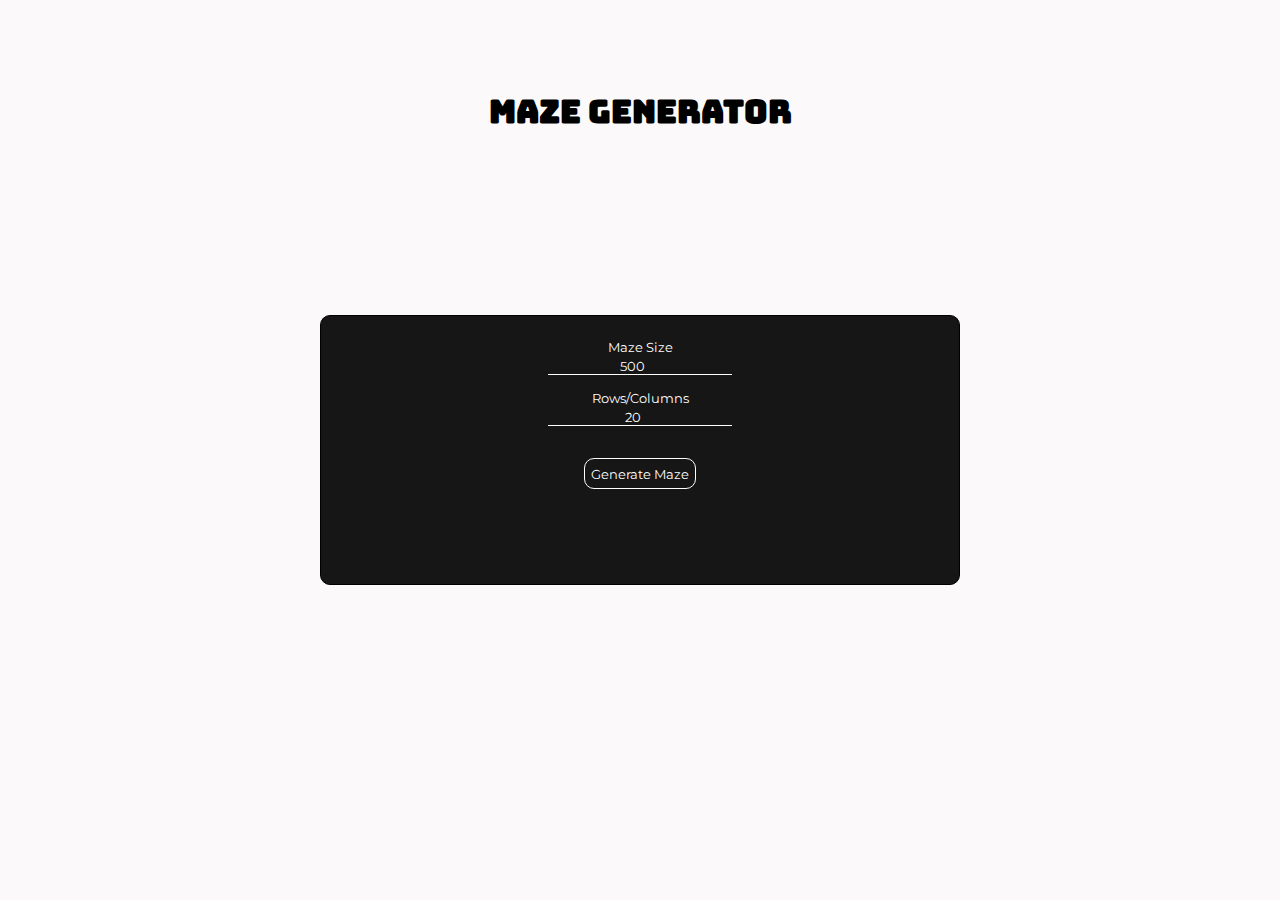
<file: DFS_Maze-Generator/index.html>
<!DOCTYPE html>
<html lang="en">
  <head>
    <meta charset="UTF-8" />
    <link href="https://fonts.googleapis.com/css2?family=Bungee+Inline&display=swap" rel="stylesheet">
    <link href="https://fonts.googleapis.com/css2?family=Montserrat:wght@500&display=swap" rel="stylesheet">
    <link rel="stylesheet" href="style.css" />
    <meta name="viewport" content="width=device-width, initial-scale=1.0" />
    <title>Kabir's Maze</title>
  </head>
  <body>

    <h1 class="title">Maze Generator</h1>

    <div class="complete">
      <h3>Maze Completed.</h3>
      <button class="replay" id="submit">Play again</button>
      <button class="close" id="submit">Close</button>
    </div>
    
      <form id="settings" action="">
        <p>Maze Size</p>
        <input id="size" type="number" value="500"/></br>
        <p>Rows/Columns</p>
        <input id="number" type="number" value="20" /></br>
        <input id="submit" type="submit" value="Generate Maze">
      </form>
  
    <canvas class="maze"></canvas>

    <script src="maze.js"></script>
    <script src="settings.js"></script>
  </body>
</html>
</file>
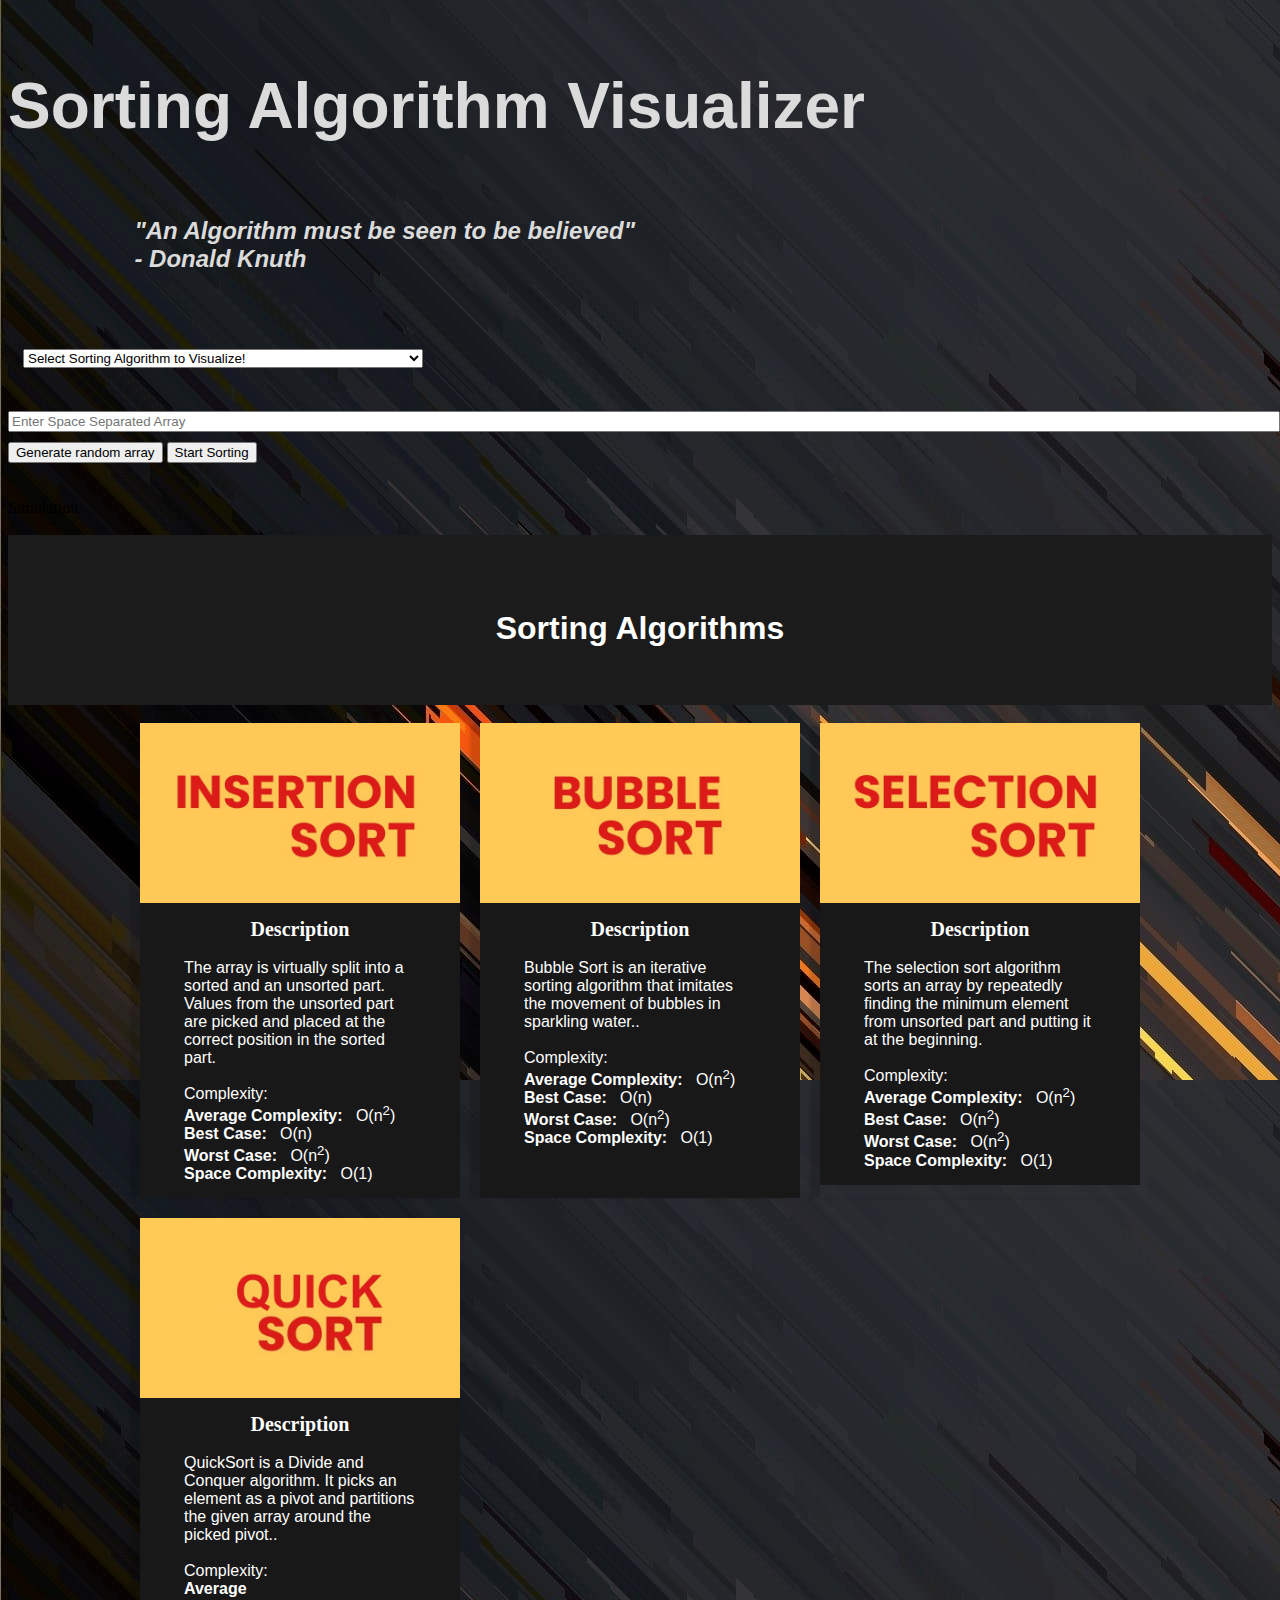
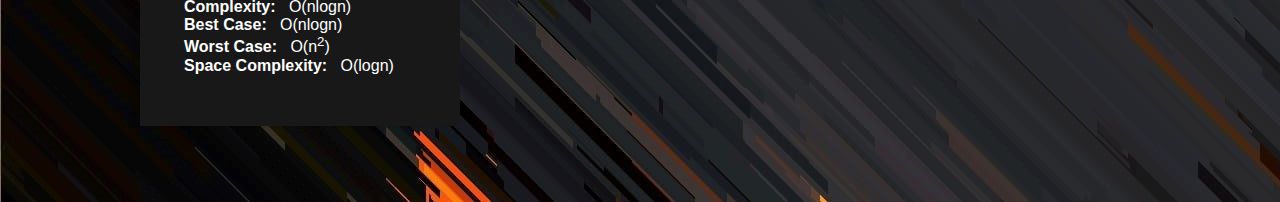
<file: Sorting-Visualizer/index.html>
<!DOCTYPE html>
<html>

<head>
    <link rel="stylesheet" href="style.css">
    <link href="https://cdn.jsdelivr.net/npm/bootstrap@5.0.2/dist/css/bootstrap.min.css"  rel="stylesheet"
    integrity="sha384-EVSTQN3/azprG1Anm3QDgpJLIm9Nao0Yz1ztcQTwFspd3yD65VohhpuuCOmLASjC" crossorigin="anonymous">
</head>
<title>Sorting Visualizer</title>

<body background="">
    <div class="container">
        <br>
        <h1 class="heading text-center" style="font-family: 'Russo One', sans-serif; color: rgb(219, 219, 219); ">Sorting Algorithm Visualizer<br><br>
        <i><p class="text-center">"An Algorithm must be seen to be believed"<br><p class="text-center">- Donald Knuth</p> </p></i>
        </h1><br>
        <div class=" display-inline box" style="color: aliceblue; font-family: 'Poppins', sans-serif;padding: 15px;">
        <meta name="viewport" content="width=device-width, initial-scale=1.0">
            <select class="form-select" style="width: 400px;" name="algo" id="sortingAlgo">
                <option value="insertion">Select Sorting Algorithm to Visualize!</option>
                <option value="insertion">Insertion Sort</option>
                <option value="selection">Selection Sort</option>
                <option value="bubble">Bubble Sort</option>
                <option value="bubble">Quick Sort</option>
            </select>
        </div>
        <br>


        <div class="input-group mb-3">
            <input type="text" id="array" placeholder="Enter Space Separated Array" class="form-control"
                aria-label="Default" aria-describedby="inputGroup-sizing-default">
        </div>

        <button onclick="generateArray()" class="btn btn-outline-primary">Generate random array</button>

        <button onclick="validate()" type="button" class="btn btn-dark">Start Sorting</button>
    </div>
<br><br>
            <div class="text-center">
            <div class="card">
                <div class="card-header" >
                    Simulation
                </div>
                <div>
                    <div class="numbers">

                    </div>
                </div>
            </div>
        </div>
        
        <div data-aos="fade-left" data-aos-duration="1500" class="skills">
            <div  class="programming"><br>
                <br><br><h1 style="font-family: 'Russo One', sans-serif;">Sorting Algorithms</h1><br><br>
            </div>
        </div>


        <section class="s1">
            <div class="main-container"><br>
                <div data-aos="zoom-in" data-aos-duration="1500" class="post-wrapper">
                    <div class="post">
                        <img class="thumbnail" src="textures/insertion.jpg">
                        <div class="post-preview">
                            <h6 class="post-title">Description</h6><br>
                            <p class="post-intro">The array is virtually split into a sorted and an unsorted part. Values from the unsorted part are picked and placed at the correct position in the sorted part.<br><br>
                                Complexity:<br>
                                <b>Average Complexity:</b>&nbsp;&nbsp;&nbsp;O(n<sup>2</sup>)<br>
                                <b>Best Case:</b>&nbsp;&nbsp;&nbsp;O(n)<br>
                                <b>Worst Case:</b>&nbsp;&nbsp;&nbsp;O(n<sup>2</sup>)<br>
                                <b>Space Complexity:&nbsp;&nbsp;&nbsp;</b>O(1)<br>
                            </p>
                        </div>
                    </div>
                    <div class="post">
                        <img class="thumbnail" src="textures/bubble.jpg">
                        <div class="post-preview">
                            <h6 class="post-title">Description</h6><br>
                            <p class="post-intro"> Bubble Sort is an iterative sorting algorithm that imitates the movement of bubbles in sparkling water..<br><br>
                                Complexity:
                                <br>
                                <b>Average Complexity:</b>&nbsp;&nbsp;&nbsp;O(n<sup>2</sup>)<br>
                                <b>Best Case:</b>&nbsp;&nbsp;&nbsp;O(n)<br>
                                <b>Worst Case:</b>&nbsp;&nbsp;&nbsp;O(n<sup>2</sup>)<br>
                                <b>Space Complexity:&nbsp;&nbsp;&nbsp;</b>O(1)<br><br><br>
                            </p>
                        </div>
                    </div>
                    <div class="post">
                        <img class="thumbnail" src="textures/selection.jpg">
                        <div class="post-preview">
                            <h6 class="post-title"><b>Description</b></h6><br>
                            <p class="post-intro">The selection sort algorithm sorts an array by repeatedly finding the minimum element from unsorted part and putting it at the beginning.                            <br><br>
                                Complexity:<br>
                                <b>Average Complexity:</b>&nbsp;&nbsp;&nbsp;O(n<sup>2</sup>)<br>
                                <b>Best Case:</b>&nbsp;&nbsp;&nbsp;O(n<sup>2</sup>)<br>
                                <b>Worst Case:</b>&nbsp;&nbsp;&nbsp;O(n<sup>2</sup>)<br>
                                <b>Space Complexity:&nbsp;&nbsp;&nbsp;</b>O(1)<br>    
                            </p>
                        </div>
                    </div>  
                    <div class="post">
                        <img class="thumbnail" src="textures/quick.jpg">
                        <div class="post-preview">
                            <h6 class="post-title">Description</h6><br>
                            <p class="post-intro"> QuickSort is a Divide and Conquer algorithm. It picks an element as a pivot and partitions the given array around the picked pivot..<br><br>
                                Complexity:
                                <br>
                                <b>Average Complexity:</b>&nbsp;&nbsp;&nbsp;O(nlogn)<br>
                                <b>Best Case:</b>&nbsp;&nbsp;&nbsp;O(nlogn)<br>
                                <b>Worst Case:</b>&nbsp;&nbsp;&nbsp;O(n<sup>2</sup>)<br>
                                <b>Space Complexity:&nbsp;&nbsp;&nbsp;</b>O(logn)<br><br><br>
                            </p>
                        </div>
                    </div>
                                
                </div>
            </div>
            
        </section>
    <script>
      AOS.init();
    </script> 
    <script src="drawing.js"></script>
    <script src="main.js">
    </script>
    <script src="sorting.js"></script>
    <script src="algos.js"></script><br>
    <p style="text-align: center; color: #ccd6f6; font-family: 'Roboto Mono', monospace;font-size: large;">
    </p>
</body>
</html>
</file>
<file: DFS_Maze-Generator/style.css>
* {
  margin: 0;
  padding: 0;
  box-sizing: border-box;
  font-family: "Montserrat", sans-serif;
  color: #ffffff;
}

body {
  background-color: #fbf9f9;
}

.maze {
  position: absolute;
  left: 50%;
  top: 50%;
  transform: translate(-50%, -50%);
}

#settings {
  position: absolute;
  padding: 1.5rem;
  top: 50%;
  left: 50%;
  width: 50%;
  height: 30%;
  transform: translate(-50%, -50%);
  text-align: center;
  border: 1px solid black;
  border-radius: 10px;
  background-color: #161616;
  font-size: 0.8rem;
  z-index: 2;
}

input {
  margin-bottom: 1rem;
  background-color: #161616;
  text-align: center;
  border: none;
  border-bottom: 1px solid #ffffff;
  margin-top: 0.2rem;
}

#submit {
  background-color: #161616;
  border: 1px solid #ffffff;
  border-radius: 10px;
  padding: 0.4rem;
  cursor: pointer;
  margin: 1rem;
}

#submit:hover {
  opacity: 0.7;
}

.complete {
  display: none;
  position: absolute;
  top: 50%;
  left: 50%;
  transform: translate(-50%, -50%);
  width: 50%;
  height: 30%;
  background: #000000;
  z-index: 4;
  padding: 2rem;
  text-align: center;
  border-radius: 10px;
}

.title {
  position: absolute;
  left: 50%;
  transform: translateX(-50%);
  top: 10%;
  color: #000000;
  font-family: "Bungee Inline", cursive;
}
</file>
<file: Sorting-Visualizer/style.css>
#array{
    margin: 10px 0px 10px 0px;
    width: 100%;
}
.heading{
    font-size: 4rem;
}

body{
    background-image: url('./textures/wall.jpg');
}

.form-select {
    margin: auto;
}

.block{
    margin-left: 15px;
    display: flex;
    flex-direction: column-reverse;
}


.former{
    margin-top: 20px;
    padding: 10px;
    margin-bottom: 50px;
    
}
.algo{
    margin: 0px 0px 0px 5px;
}
.pile{
    background-color: rgb(0, 1, 73);
    height: 4px;
    width: 30px;
}
.un1{
    background-color: red ;
    height: 4px;
    width: 30px;
}
.un2{
    background-color: green;
    height: 4px;
    width: 30px;
}

.numbers{
    display: inline-flex;
    justify-content: center; 
}
a{
    text-decoration: none;
    color: aqua;
}
.skills{
    display: flexbox;
    text-align: center;
    align-content: center;
    background-color: #1b1b1b;
}
.programming{
    color: #ffffff;
}

p{
    font-family: 'Poppins', sans-serif;
    font-size: 1.5rem;
    text-align: left;
    margin: auto;
    margin-left: 10%;
    margin-right: 10%;

}


.post-wrapper{
    display: grid;
    grid-template-columns: repeat(auto-fit, 320px);
    gap: 20px;
    justify-content: center;
    padding-bottom: 50px;

}

.post{
    border: 1px solid var(--borderColor);
    -webkit-box-shadow: -11px 1px 3px -1px rgba(0, 0, 0, 0.150 );
    -moz-box-shadow: -11px 1px 3px -1px rgba(0, 0, 0, 0.150 );
    box-shadow: -11px 1px 3px -1px rgba(0, 0, 0, 0.150 );
}

.thumbnail{
    display: block;
    width: 100%;
    height: 180px;
    object-fit: cover;
}

.post-preview{
    background-color: rgb(24, 24, 24);
    padding: 15px;
}

.post-title{
    color: rgb(255, 255, 255);
    font-size: 20px;
    margin: 0;
    text-align: center;
}

.post-intro{
    color: #ffffff;
    font-size: 16px;
    font-family: 'Poppins', sans-serif;
    text-align: left;
}

@media screen and (max-width:1200px) {
    .main-container{
        width: 95%;
    }
}
.simul{
    height: 200px;
    width: auto;
}
</file>
